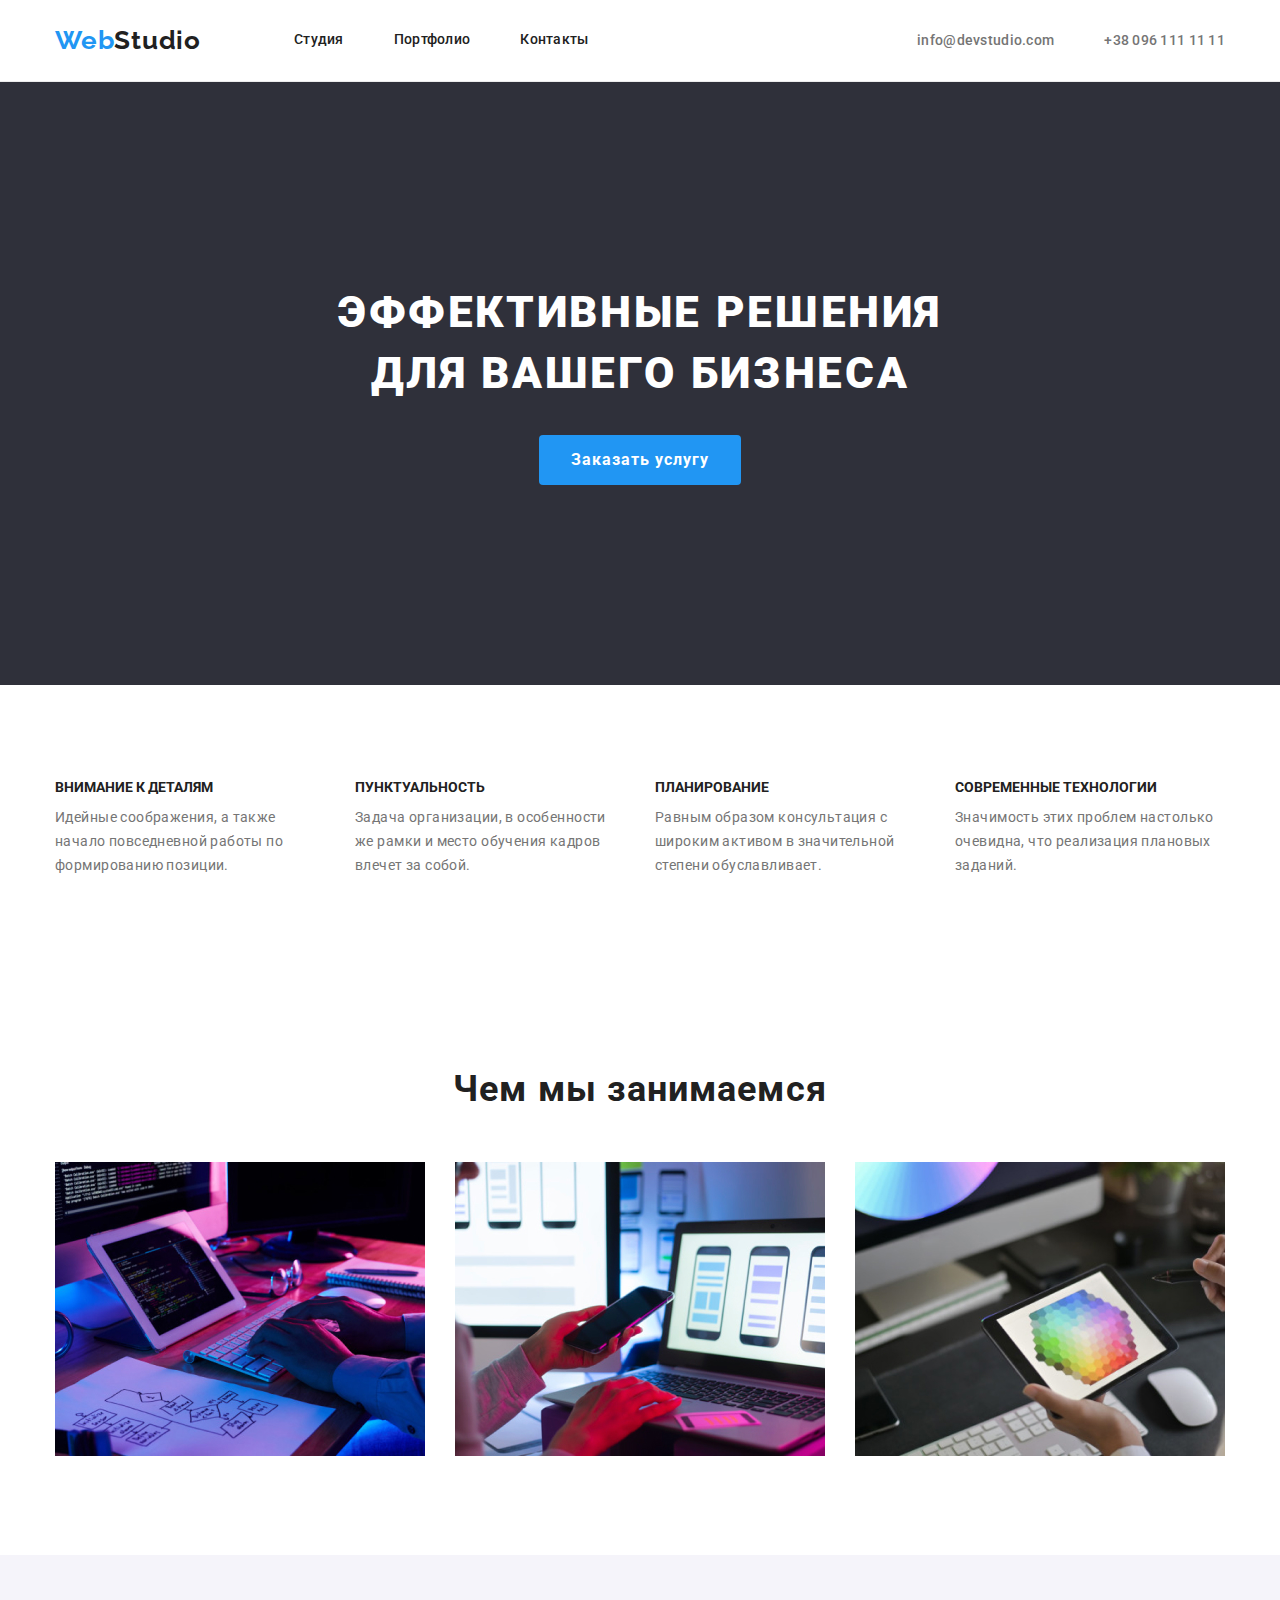
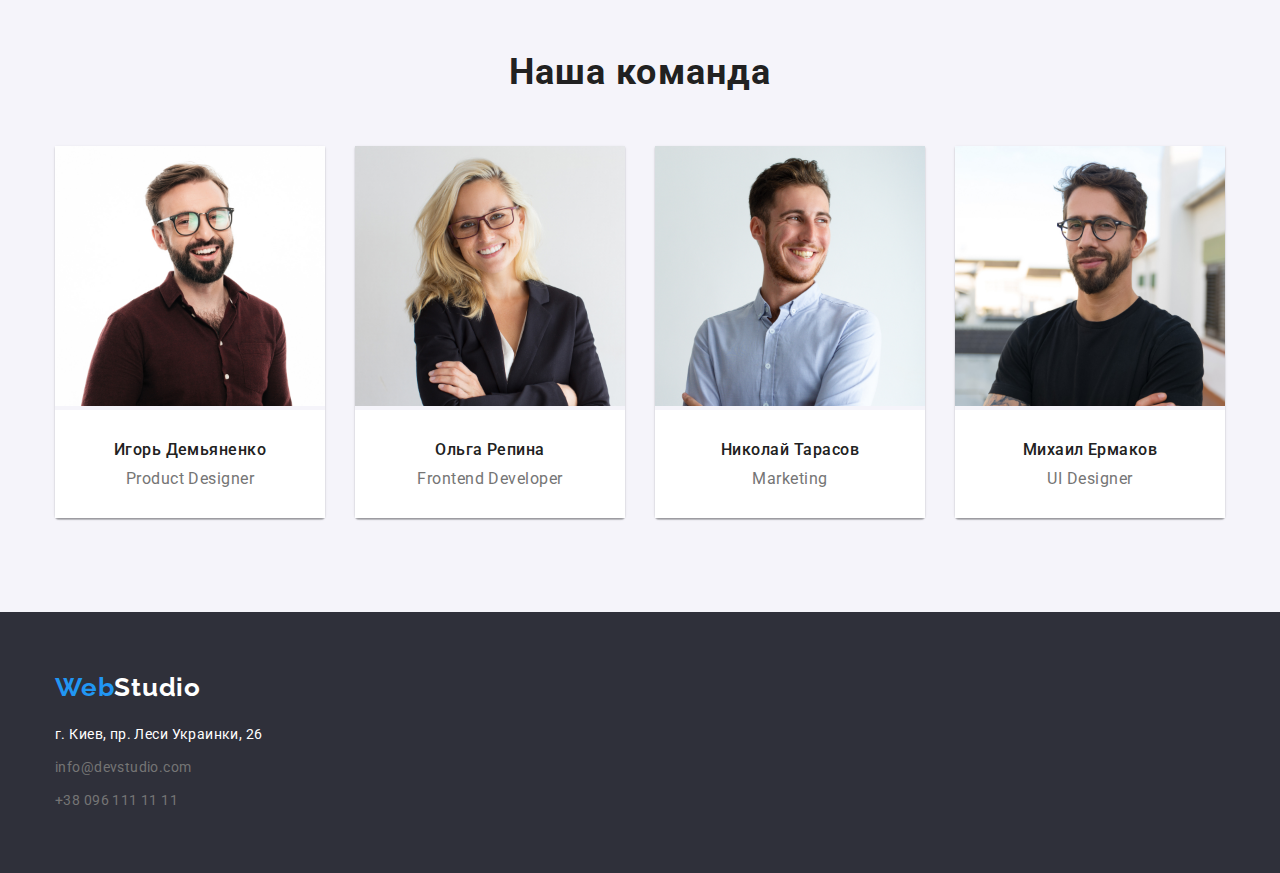
<file: index.html>
<!DOCTYPE html>
<html lang="ru">
<head>
    <meta charset="UTF-8">
    <meta name="viewport" content="width=device-width, initial-scale=1.0">
    <title>Главная страница сайта</title>
    <link rel="preconnect" href="https://fonts.googleapis.com">
    <link rel="preconnect" href="https://fonts.gstatic.com" crossorigin>
    <link href="https://fonts.googleapis.com/css2?family=Raleway:wght@700&family=Roboto:wght@400;500;700;900&display=swap"
        rel="stylesheet">
    <link rel="stylesheet" href="https://cdnjs.cloudflare.com/ajax/libs/modern-normalize/1.1.0/modern-normalize.min.css">
    <link rel="stylesheet" href="./css/styles.css">
</head>
<body class="body">
    <!--Шапка сайта-->
    <header class="page-header">
        <div class="container header-container">
            <nav class="nav">
               <a href="index.html" class="logo textdecor" lang="en"><span class="web">Web</span>Studio</a>
               <ul class="header-list list">
                <li class="header-nav-link"><a href="studio.html" class="sitenav-link textdecor">Студия</a></li>
                <li class="header-nav-link"><a href="portfolio.html" class="sitenav-link textdecor">Портфолио</a></li>
                <li class="header-nav-link"><a href=" " class="sitenav-link textdecor">Контакты</a></li>
               </ul>
            </nav>
            <ul class="header-contacts list">
                <li class="header-contact-link"><a href="mailto:info@devstudio.com" class="header-link textdecor">info@devstudio.com</a></li>
                <li class="header-contact-link"><a href="tel:+380961111111" class="header-link textdecor">+38 096 111 11 11</a></li>
            </ul>
        </div>     
    </header>
    <main>
        <!--Герой-->
        <section class="hero">
            <div class="container">
                <h1 class="hero-title">
                    Эффективные решения <br> для вашего бизнеса
                </h1>
                <button class="button-title">Заказать услугу</button>
            </div>
        </section>
    <!--Преимущества-->
        <section class="benefits">
            <div class="container section benefits-container">
                <h2 hidden>Наши преимущества</h2>
                <ul class="list benefits-list">
                    <li class="item">
                        <h3 class="text-title">Внимание к деталям</h3>
                        <p class="text">
                            Идейные соображения, а также начало повседневной работы по формированию позиции.
                        </p>
                    </li>
                    <li class="item">
                        <h3 class="text-title">Пунктуальность</h3>
                        <p class="text">
                            Задача организации, в особенности же рамки и место обучения кадров влечет за собой.
                        </p>
                    </li>
                    <li class="item">
                        <h3 class="text-title">Планирование</h3>
                        <p class="text">
                            Равным образом консультация с широким активом в значительной степени обуславливает.
                        </p>
                    </li>
                    <li class="item">
                        <h3 class="text-title">Современные технологии</h3>
                        <p class="text">
                            Значимость этих проблем настолько очевидна, что реализация плановых заданий.
                        </p>
                    </li>
                </ul>
            </div>
        </section>
        <!--Чем мы занимаемся-->
        <section class="work">
            <div class="container section work-container">
                <h2 class="title-work">
                    Чем мы занимаемся
                </h2>
                <ul class="list work-list">
                    <li class="item-img">
                        <img src="./images/img.jpg" alt="план перенеса данных на компьютер" width="370">
                    </li>
                    <li class="item-img">
                        <img src="./images/img-2.jpg" alt="смартфон и ноутбук" width="370">
                    </li>
                    <li class="item-img">
                        <img src="./images/img-3.jpg" alt="планшет" width="370">
                    </li>
                </ul>
            </div>
        </section>
        <!--Команда-->
        <section class="work-comand">
            <div class="container section comand-container">
                <h2 class="work-title">
                    Наша команда
                </h2>
                    <ul class="list team">
                        <li class="team-card">
                            <img src="./images/img-4.jpg" alt="член команды 3" width="270">
                            <div class="card-text">
                                <h3 class="comand">Игорь Демьяненко</h3>
                                <p class="comand-list" lang="en">Product Designer</p>
                            </div>
                        </li>
                        <li class="team-card">
                            <img src="./images/img-5.jpg" alt="член команды 2" width="270">
                            <div class="card-text">
                                <h3 class="comand">Ольга Репина</h3>
                                <p class="comand-list" lang="en">Frontend Developer</p>
                            </div>
                        </li>
                        <li class="team-card">
                            <img src="./images/img-6.jpg" alt="член команды 3" width="270">
                            <div class="card-text">
                                <h3 class="comand">Николай Тарасов</h3>
                                <p class="comand-list" lang="en">Marketing</p>
                            </div>
                        </li>
                        <li class="team-card">
                            <img src="./images/img-7.jpg" alt="член команды 4" width="270">
                            <div class="card-text">
                                <h3 class="comand">Михаил Ермаков</h3>
                                <p class="comand-list" lang="en">UI Designer</p>
                            </div>
                        </li>
                    </ul>
            </div>
        </section>
    </main>
    <!--Подвал-->
    <footer class="footer">
        <div class="container footer-container">
            <a href="index.html" class="logo-footer textdecor" lang="en"><span class="web">Web</span>Studio</a>
            <address>
                <p class="address">г. Киев, пр. Леси Украинки, 26</p>
                <ul class="list">
                    <li class="footer-link"><a href="mailto:info@devstudio.com" class="contacts-footer textdecor">info@devstudio.com</a></li>
                    <li><a href="tel:+380961111111" class="contacts-footer textdecor">+38 096 111 11 11</a></li>
                </ul>
            </address>
        </div>
    </footer>
</body>

</html>
</file>
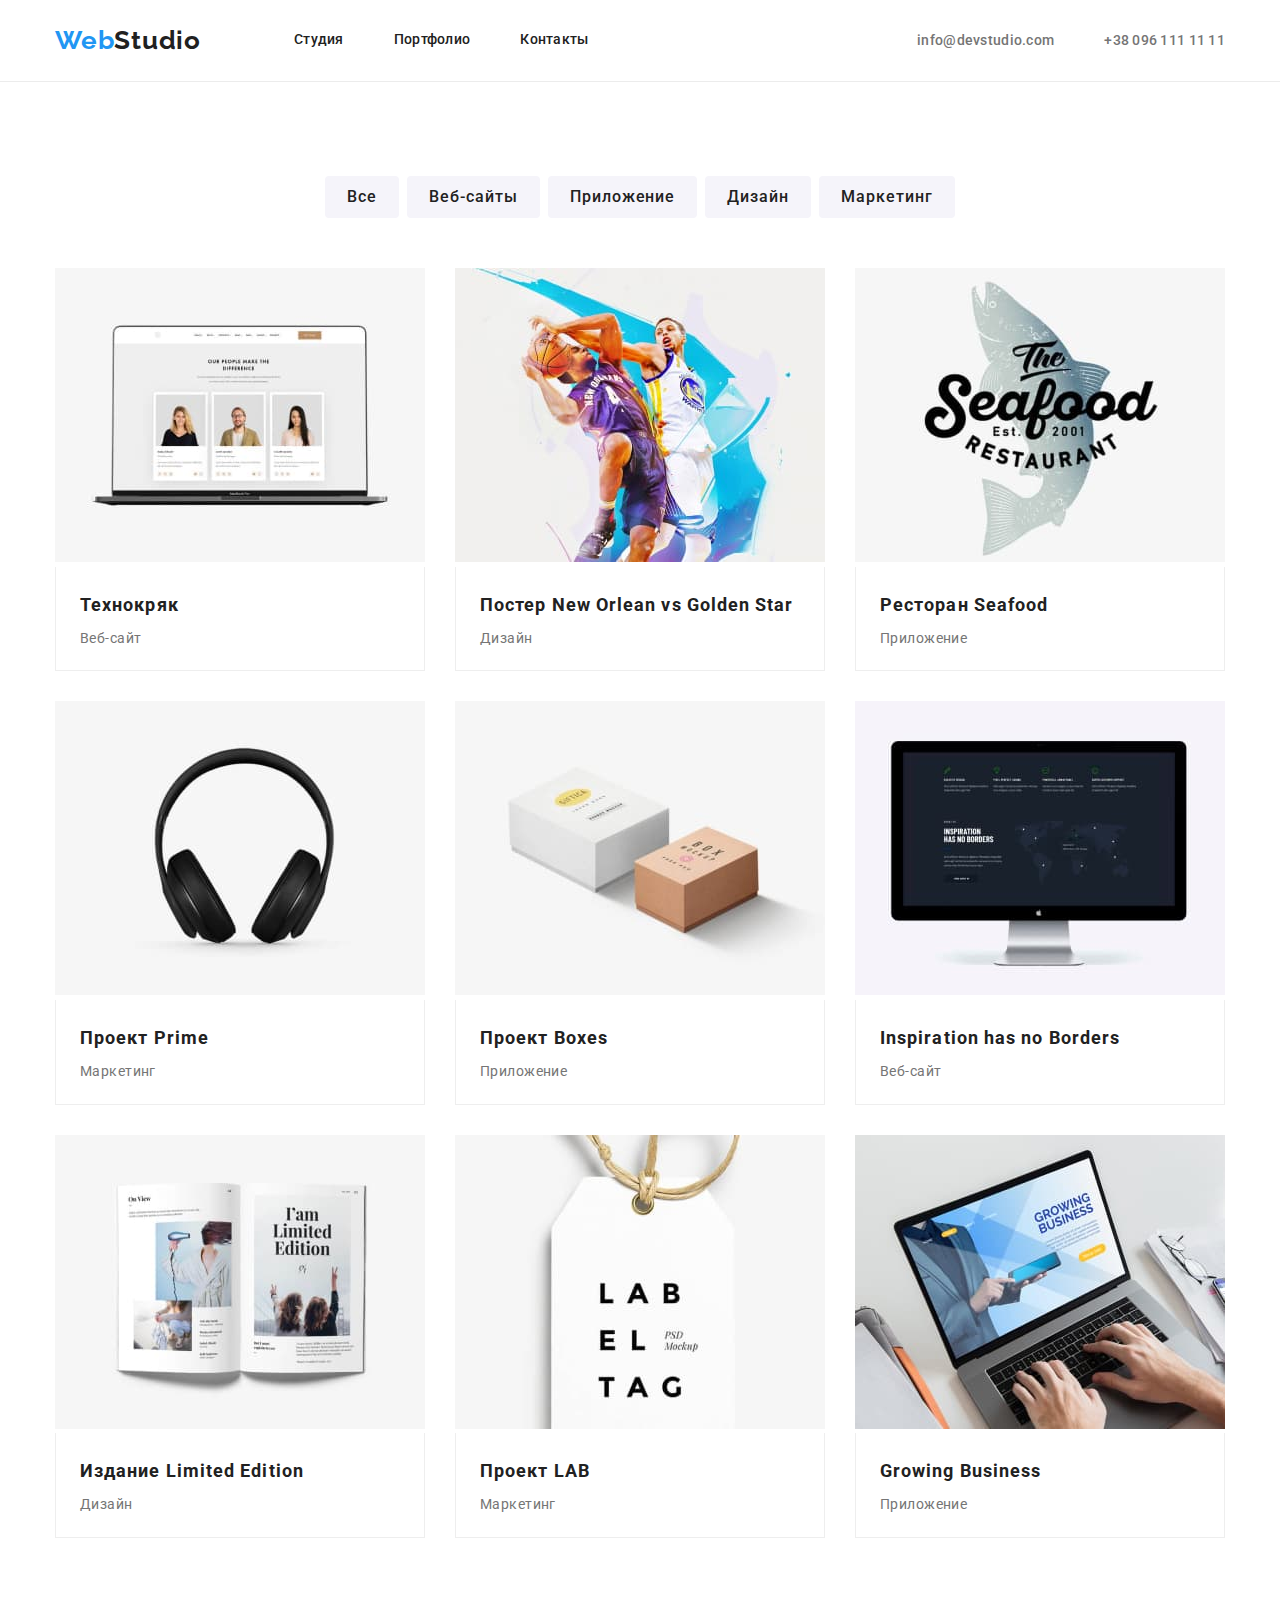
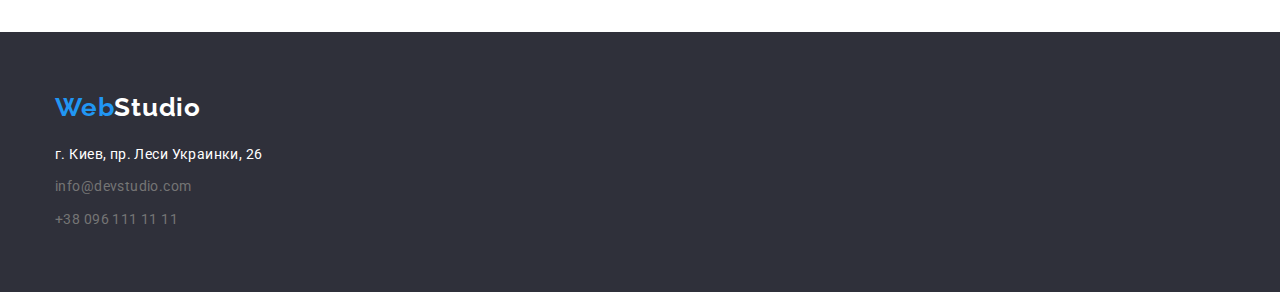
<file: portfolio.html>
<!DOCTYPE html>
<html lang="ru">
<head>
    <meta charset="UTF-8">
    <meta http-equiv="X-UA-Compatible" content="IE=edge">
    <meta name="viewport" content="width=device-width, initial-scale=1.0">
    <title>Портфолио</title>
    <link rel="preconnect" href="https://fonts.googleapis.com">
    <link rel="preconnect" href="https://fonts.gstatic.com" crossorigin>
    <link href="https://fonts.googleapis.com/css2?family=Raleway:wght@700&family=Roboto:wght@400;500;700;900&display=swap"
        rel="stylesheet">
    <link rel="stylesheet" href="https://cdnjs.cloudflare.com/ajax/libs/modern-normalize/1.1.0/modern-normalize.min.css">
    <link rel="stylesheet" href="./css/styles.css">
</head>
<body class="body">
    <!--Шапка сайта-->
    <header class="page-header">
        <div class="container header-container">
            <nav class="nav">
                <a href="index.html" class="logo textdecor" lang="en"><span class="web">Web</span>Studio</a>
                <ul class="header-list list">
                    <li class="header-nav-link"><a href="studio.html" class="sitenav-link textdecor">Студия</a></li>
                    <li class="header-nav-link"><a href="portfolio.html" class="sitenav-link textdecor">Портфолио</a></li>
                    <li class="header-nav-link"><a href=" " class="sitenav-link textdecor">Контакты</a></li>
                </ul>
            </nav>
            <ul class="header-contacts list">
                <li class="header-contact-link"><a href="mailto:info@devstudio.com"
                        class="header-link textdecor">info@devstudio.com</a></li>
                <li class="header-contact-link"><a href="tel:+380961111111" class="header-link textdecor">+38 096 111 11
                        11</a></li>
            </ul>
        </div>
    </header>
    <main>
        <!--Портфолио-->
           <div class="container section">
            <h1 hidden>Портфолио</h1>
            <ul class="list button-container">
                <li class="filter"><button type="button" class="button-title2">Все</button></li>
                <li class="filter"><button type="button" class="button-title2">Веб-сайты</button></li>
                <li class="filter"><button type="button" class="button-title2">Приложение</button></li>
                <li class="filter"><button type="button" class="button-title2">Дизайн</button></li>
                <li class="filter"><button type="button" class="button-title2">Маркетинг</button></li>
            </ul>
            <h2 hidden>Наши проекты</h2>
            <ul class="list portfolio-list">
                <li class="portfolio-item">
                    <img src="./images/img1portfolio.jpg" alt="Ноутбук" width="370">
                    <div class="filter-text">
                        <h3 class="projects-title">Технокряк</h3>
                        <p class="text">Веб-сайт</p>
                    </div>
                </li>
                <li class="portfolio-item">
                    <img src="./images/img2portfolio.jpg" alt="Баскетболисты" width="370">
                    <div class="filter-text">
                        <h3 class="projects-title">Постер New Orlean vs Golden Star</h3>
                        <p class="text">Дизайн</p>
                    </div>
                </li>
                <li class="portfolio-item">
                    <img src="./images/img3portfolio.jpg" alt="Лого ресторана" width="370">
                    <div class="filter-text">
                        <h3 class="projects-title">Ресторан Seafood</h3>
                        <p class="text">Приложение</p>
                    </div>
                </li>
                <li class="portfolio-item">
                    <img src="./images/img4portfolio.jpg" alt="Наушники" width="370">
                    <div class="filter-text">
                        <h3 class="projects-title">Проект Prime</h3>
                        <p class="text">Маркетинг</p>
                    </div>
                </li>
                <li class="portfolio-item">
                    <img src="./images/img5portfolio.jpg" alt="Коробочки" width="370">
                    <div class="filter-text">
                        <h3 class="projects-title">Проект Boxes</h3>
                        <p class="text">Приложение</p>
                    </div>
                </li>
                <li class="portfolio-item">
                    <img src="./images/img6portfolio.jpg" alt="MacBook" width="370">
                    <div class="filter-text">
                        <h3 class="projects-title" lang="en">Inspiration has no Borders</h3>
                        <p class="text">Веб-сайт</p>
                    </div>
                </li>
                <li class="portfolio-item">
                    <img src="./images/img7portfolio.jpg" alt="Журнал" width="370">
                    <div class="filter-text">
                        <h3 class="projects-title">Издание Limited Edition</h3>
                        <p class="text">Дизайн</p>
                    </div>
                </li>
                <li class="portfolio-item">
                    <img src="./images/img8portfolio.jpg" alt="Лейбл" width="370">
                    <div class="filter-text">
                        <h3 class="projects-title">Проект LAB</h3>
                        <p class="text">Маркетинг</p>
                    </div>
                </li>
                <li class="portfolio-item">
                    <img src="./images/img9portfolio.jpg" alt="Работающий Ноутбук" width="370">
                    <div class="filter-text">
                        <h3 class="projects-title" lang="en">Growing Business</h3>
                        <p class="text">Приложение</p>
                    </div>
                </li>
            </ul>
           </div>
    </main>
    <!--Подвал-->
    <footer class="footer">
        <div class="container footer-container">
            <a href="index.html" class="logo-footer textdecor" lang="en"><span class="web">Web</span>Studio</a>
            <address>
                <p class="address">г. Киев, пр. Леси Украинки, 26</p>
                <ul class="list">
                    <li class="footer-link"><a href="mailto:info@devstudio.com"
                            class="contacts-footer textdecor">info@devstudio.com</a></li>
                    <li><a href="tel:+380961111111" class="contacts-footer textdecor">+38 096 111 11 11</a></li>
                </ul>
            </address>
        </div>
    </footer>
</body>
</html>
</file>
<file: css/styles.css>
:root {
    --primart-text-color: #212121;
    --background-color: #ffffff;
    --accent-color: #2196f3;
    --text-color: #757575;
}

                                    /*-----общее сбрасывание стилей-----*/
h1, h2, h3, h4, h5, h6, p {
    margin: 0px;
}
.p :last-child {
    margin: 0px;
}

.container {
    width: 1200px;
    margin: 0 auto;
    padding: 0 15px;
}
.section {
    padding-top: 94px;
    padding-bottom: 94px;
}
.body {
    background-color: var(--background-color);
    font-family: 'Roboto', sans-serif;
}
.list {
    margin: 0;
    padding: 0;
    list-style: none;
}
.textdecor {
    text-decoration: none;
}
.img {
    display: block;
}
                                    /*-----header-----*/
.nav {
    display: flex;
    align-items: center;
}
.page-header {
    border-bottom: 1px solid #ECECEC;
}
.header-list {
    display: flex;
    align-items: center;
    margin-left: 0px;
}
.header-container {
    display: flex;
    align-items: center;
}
.header-contacts {
    display: flex;
    align-items: center;
    margin-left: auto;
}
.header-nav-link {
    display: flex;
    margin-right: 50px;
}
.header-nav-link:last-child {
    margin-right: 0px;
}
.header-contact-link {
    display: flex;
    margin-right: 50px;
    margin-left: auto;
}
.header-contact-link:last-child {
    margin-right: 0px;
}
.sitenav-link {
    display: block;
    padding-top: 32px;
    padding-bottom: 32px;

    font-family: inherit;
    font-size: 14px;
    font-weight: 500;
    line-height: 1.14;
    letter-spacing: 0.02em;
    text-align: left;
    color: #212121;
}
.sitenav-link.current {
    color: #2196f3;
}
.sitenav-link:focus,
.sitenav-link:hover {
    color: #2196F3;
}
.logo {
    margin-right: 93px;
    font-family: 'Raleway', sans-serif;
    font-style: normal;
    font-weight: 700;
    font-size: 26px;
    line-height: 1.19;
    letter-spacing: 0.03em;
    color: #212121;
}
.web {
    font-family: 'Raleway', sans-serif;
    font-style: normal;
    font-weight: 700;
    font-size: 26px;
    line-height: 1.19;
    letter-spacing: 0.03em;
    color: #2196F3;
}
.header-link {
    display: block;
    padding-top: 32px;
    padding-bottom: 32px;

    color: #757575;
    font-size: 14px;
    font-weight: 500;
    line-height: 1.2;
    letter-spacing: 0.02em;
}
.header-link:hover,
.header-link:focus {
    color: #2196F3;
}
                                /*----hero----*/
.hero {
    padding-top: 200px;
    padding-bottom: 200px;
    background-color: #2F303A;
}
.hero-title {
    margin-left: auto;
    margin-right: auto;
    margin-bottom:30px;
    margin-top: 0px;

    font-family: inherit;
    font-size: 44px;
    font-weight: 900;
    line-height: 1.4;
    letter-spacing: 0.06em;
    text-align: center;
    text-transform: uppercase;
    color: #ffffff;
}
.button-title {
    display: block;
    margin: 0 auto;
    padding: 10px 32px;
    border: none;
    border-radius: 4px;

    color: #ffffff;
    background-color: #2196F3;
    font-family: inherit;
    font-size: 16px;
    font-weight: 700;
    line-height: 1.9;
    letter-spacing: 0.06em;
    cursor: pointer;
}
                                  /*----benefits----*/
.benefits {
    margin: 0px 0px;
}
.item {
    margin-right: 30px;
    flex-basis: 270px;
}
.item:last-child {
    margin-right: 0px;
}
.benefits-list {
    display: flex;
    align-items: center;
}
.text-title {
    margin-bottom: 10px;
    align-content: center;
    font-family: inherit;
    font-style: Bold;
    font-size: 14px;
    line-height: 1.2;
    letter-spacing: 3%;
    color: #212121;
    text-transform: uppercase;
}              
.text {
    margin-bottom: 0px;
    margin-top: 0px;
    color: #757575;
    font-family: inherit;
    font-size: 14px;
    font-weight: 400;
    line-height: 1.7;
    letter-spacing: 0.03em;
    text-align: left;
}
                                      /*-----our-work-----*/
.work {
    margin: 0px 0px;
    padding-top: 0px;
}
.work-container {
    align-items: center;
    text-align: center;
}
.work-list {
    display: flex;
}
.title-work {
    margin-top: 0px;
    margin-bottom: 50px;
    align-content: center;
    color: #212121;
    font-family: inherit;
    font-size: 36px;
    font-weight: 700;
    line-height: 1.3;
    letter-spacing: 0.03em;
}
.item-img {
    display: block;
    margin-right: 30px;
    margin-left: 0px;
    max-width: 100%;
    height: auto;
}
.list .item-img:last-child {
    margin-right: 0px;
}
                                        /*------team-----*/ 

.work-title {
    margin-bottom: 50px;
    margin-top: 0px;
    align-items: center;
    color: #212121;
    font-family: inherit;
    font-size: 36px;
    font-weight: 700;
    line-height: 1.3;
    letter-spacing: 0.03em;
    text-align: center;
}
.work-comand {
    background-color: #F5F4FA;
}
.comand {
    margin-bottom: 10px;
    color: #212121;
    font-family: inherit;
    font-size: 16px;
    font-weight: 500;
    line-height: 1.2;
    letter-spacing: 0.03em;
}
.comand-list {
    color: #757575;
    font-family: inherit;
    font-size: 16px;
    font-weight: 400;
    line-height: 1.2;
    letter-spacing: 0.03em;
}
.team {
    display: flex;
    align-items: center;
    text-align: center;
}
.card-text {
    padding-top: 30px;
    padding-bottom: 30px;

    background-color: #ffffff;
}
.team-card {
    margin-left: 0px;
    margin-right: 30px;
    max-width: 100%;
    height: auto;
    
    box-shadow: 0px 1px 3px rgba(0, 0, 0, 0.12),
    0px 1px 1px rgba(0, 0, 0, 0.14),
    0px 2px 1px rgba(0, 0, 0, 0.2);
    border-radius: 0px 0px 4px 4px;
}
.list-item .img:last-child {
    margin-right: 0px;
}
                                     /*------footer-----*/
.footer {
    background-color: #2F303A;
}
.footer-container {
    padding-top: 60px;
    padding-bottom: 60px;
}
.logo-footer {
    font-family: 'Raleway', sans-serif;
    font-style: normal;
    font-weight: 700;
    font-size: 26px;
    line-height: 1.19;
    letter-spacing: 0.03em;
    color: #ffffff;
}
.logo-footer:focus {
    margin-top: 60px;
    margin-bottom: 20px;
    color: #2196F3;
}
.address {
    margin-top: 20px;
    margin-bottom: 9px;

    font-style: normal;
    font-size: 14px;
    font-weight: 400;
    line-height: 1.7;
    letter-spacing: 0.03em;
    color: #ffffff;
}
.contacts-footer {
    display: inline-block;
    font-style: normal;
    font-size: 14px;
    font-weight: 400;
    line-height: 1.7;
    letter-spacing: 0.03em;
    color: #757575;
}
.contacts-footer:focus,
.contacts-footer:hover {
    color: #2196F3;
}
.footer-link {
    margin-bottom: 9px;
}
.footer-link :last-child {
    margin-bottom: 0px;
}

                                                   /*-------PORTFOLIO-------*/

.button-container {
    display: flex;
    align-items: center;
    justify-content: center;
    margin-bottom: 50px;
}
.projects-title {
    margin-bottom: 4px;
    color: #212121;
    font-family: inherit;
    font-size: 18px;
    font-weight: 700;
    line-height: 2;
    letter-spacing: 0.06em;
}
.button-title2 {
    display: inline-block;
    padding: 6px 22px;

    border: none;
    border-radius: 4px;
    align-items: center;
    text-align: center;

    color: #212121;
    background-color: #F5F4FA;
    font-family: inherit;
    font-size: 16px;
    font-weight: 500;
    line-height: 1.9;
    letter-spacing: 0.06em;
    cursor: pointer;
}
.button-title2:hover,
.button-title2:focus {
    color: #ffffff;
    background-color: #2196F3;
}
.filter:not(:last-child) {
    margin-right: 8px;
}
.filter :last-child {
    margin-right: 0px;
}
.filter-text {
    padding: 20px 24px;
    border: 1px solid #EEEEEE;
    border-top: 0px;
}
.portfolio-list {
    display: flex;
    flex-wrap: wrap;
    margin: -15px;
}
.portfolio-item {
    margin: 15px;
}
</file>
